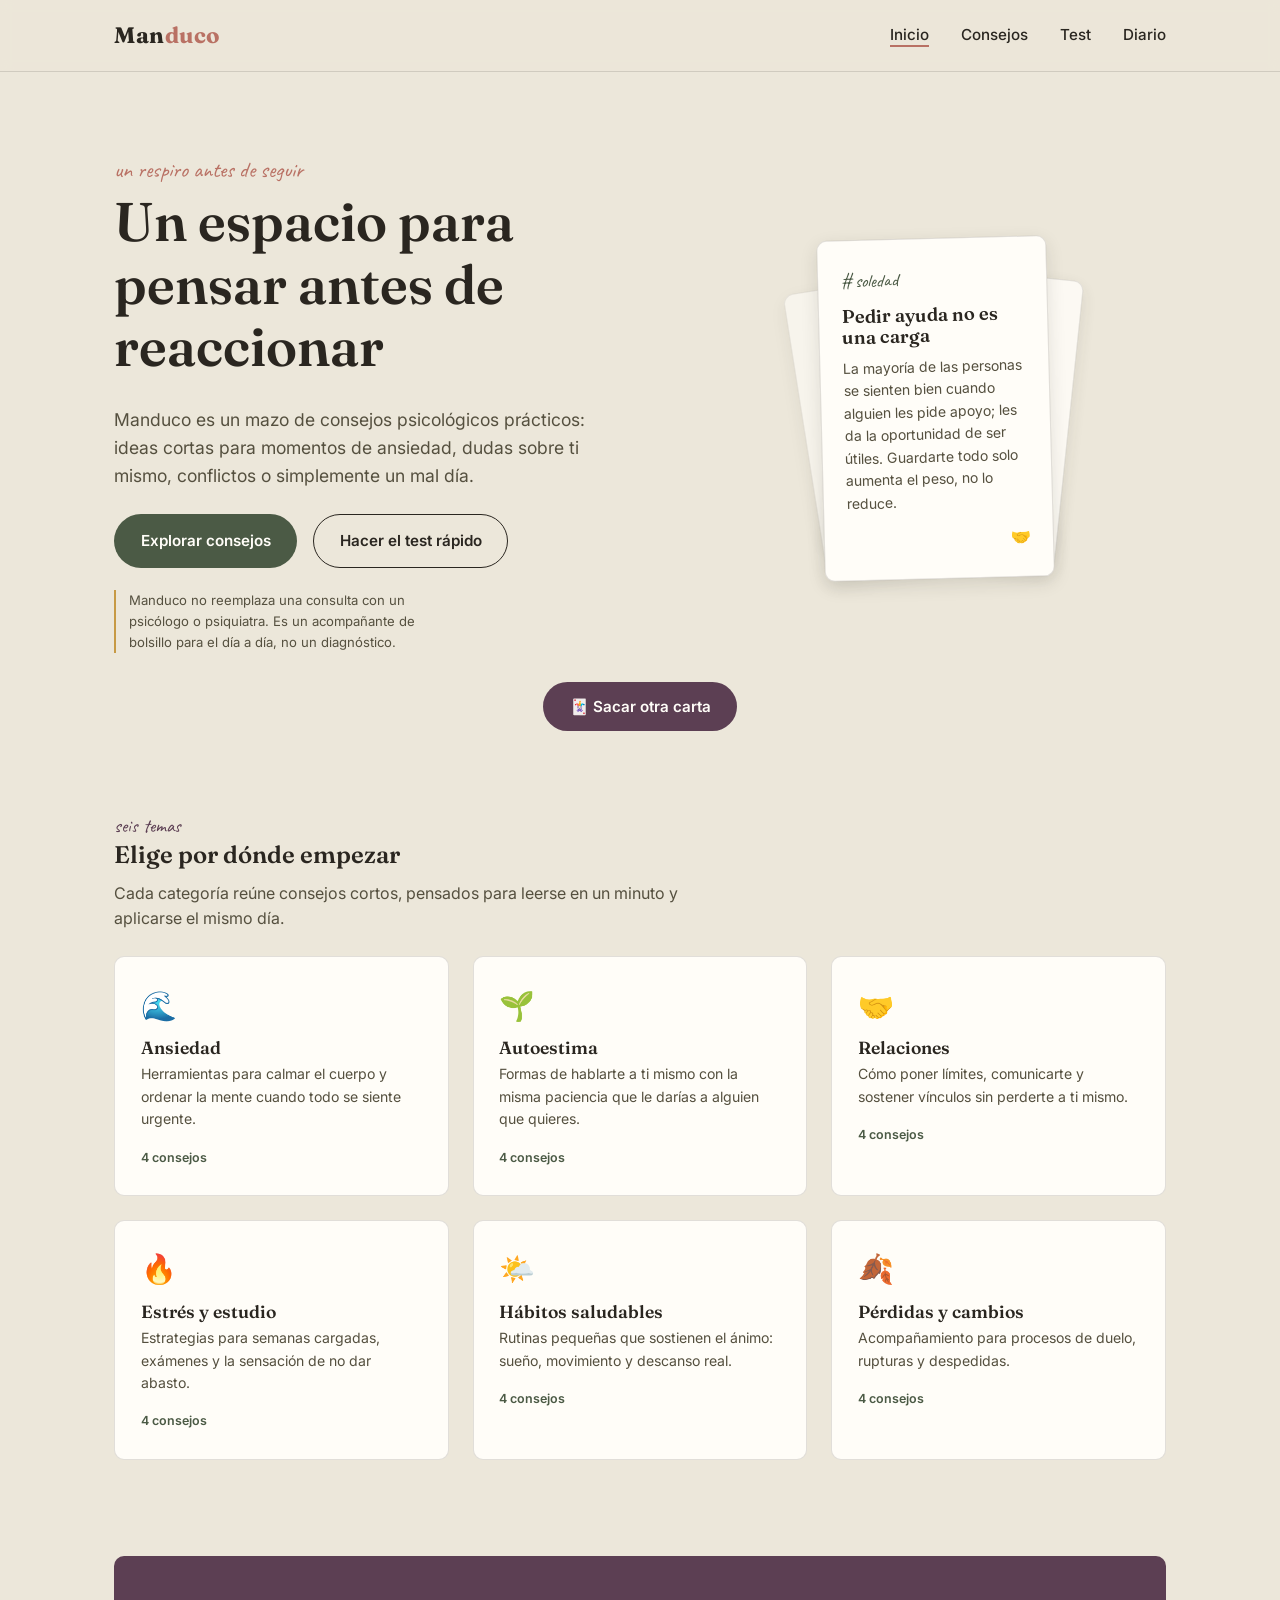
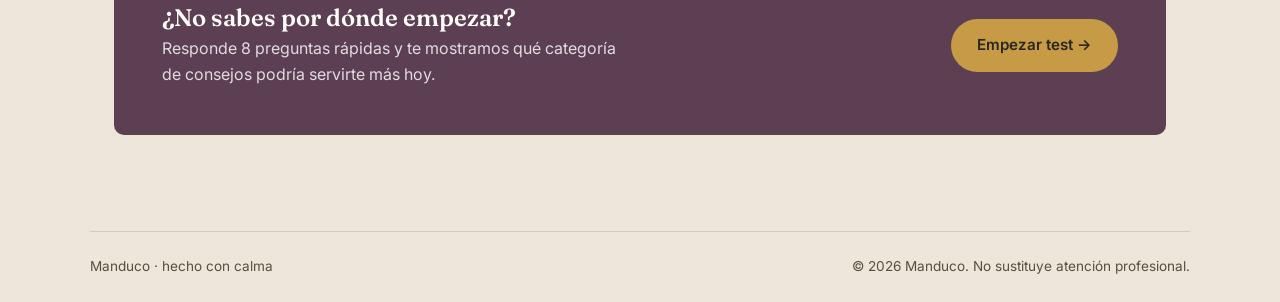
<file: manduco/index.html>
<!DOCTYPE html>
<html lang="es">
<head>
<meta charset="UTF-8">
<meta name="viewport" content="width=device-width, initial-scale=1.0">
<title>Manduco — Un espacio para pensar antes de reaccionar</title>
<meta name="description" content="Consejos psicológicos prácticos sobre ansiedad, autoestima, relaciones, estrés y hábitos saludables.">
<link rel="stylesheet" href="css/style.css">
</head>
<body>

<header class="site-header">
  <nav class="nav">
    <a href="index.html" class="nav-brand">Man<span>duco</span></a>
    <button class="nav-toggle" aria-label="Abrir menú" aria-expanded="false">☰</button>
    <ul class="nav-links">
      <li><a href="index.html">Inicio</a></li>
      <li><a href="pages/consejos.html">Consejos</a></li>
      <li><a href="pages/test.html">Test</a></li>
      <li><a href="pages/diario.html">Diario</a></li>
    </ul>
  </nav>
</header>

<main class="container">

  <section class="hero">
    <div>
      <span class="hero-eyebrow">un respiro antes de seguir</span>
      <h1>Un espacio para pensar antes de reaccionar</h1>
      <p class="lead">Manduco es un mazo de consejos psicológicos prácticos: ideas cortas para momentos de ansiedad, dudas sobre ti mismo, conflictos o simplemente un mal día.</p>
      <div class="hero-actions">
        <a href="pages/consejos.html" class="btn btn-primary">Explorar consejos</a>
        <a href="pages/test.html" class="btn btn-outline">Hacer el test rápido</a>
      </div>
      <p class="hero-disclaimer">Manduco no reemplaza una consulta con un psicólogo o psiquiatra. Es un acompañante de bolsillo para el día a día, no un diagnóstico.</p>
    </div>

    <div class="deck-wrap">
      <div class="deck-card behind-2"></div>
      <div class="deck-card behind-1"></div>
      <div class="deck-card front">
        <span class="card-tag"># respirar</span>
        <h3 class="card-title">Cargando carta...</h3>
        <p class="card-text"></p>
        <span class="card-corner">🌤️</span>
      </div>
    </div>
  </section>

  <div style="text-align:center; margin-top:-2rem; margin-bottom: 2rem;">
    <button id="draw-card-btn" class="btn btn-plum">🃏 Sacar otra carta</button>
  </div>

  <section id="categorias">
    <div class="section-head">
      <span class="kicker">seis temas</span>
      <h2>Elige por dónde empezar</h2>
      <p>Cada categoría reúne consejos cortos, pensados para leerse en un minuto y aplicarse el mismo día.</p>
    </div>
    <div class="grid-3" id="category-grid"></div>
  </section>

  <section>
    <div class="band-plum">
      <div>
        <h2>¿No sabes por dónde empezar?</h2>
        <p>Responde 8 preguntas rápidas y te mostramos qué categoría de consejos podría servirte más hoy.</p>
      </div>
      <a href="pages/test.html" class="btn btn-primary" style="background:var(--gold); color:var(--ink);">Empezar test →</a>
    </div>
  </section>

</main>

<footer class="site-footer container">
  <span>Manduco · hecho con calma</span>
  <span>© <span data-year></span> Manduco. No sustituye atención profesional.</span>
</footer>

<script src="js/data.js"></script>
<script src="js/main.js"></script>
<script src="js/deck.js"></script>
<script>
  // Pinta las seis categorías en la portada
  document.addEventListener("DOMContentLoaded", () => {
    const grid = document.getElementById("category-grid");
    CATEGORIES.forEach(cat => {
      const count = TIPS.filter(t => t.category === cat.id).length;
      const el = document.createElement("a");
      el.href = `pages/consejos.html?cat=${cat.id}`;
      el.className = "category-tile";
      el.innerHTML = `
        <span class="icon">${cat.icon}</span>
        <h3>${cat.label}</h3>
        <p>${cat.desc}</p>
        <span class="tag-count">${count} consejos</span>
      `;
      grid.appendChild(el);
    });
  });
</script>

</body>
</html>
</file>
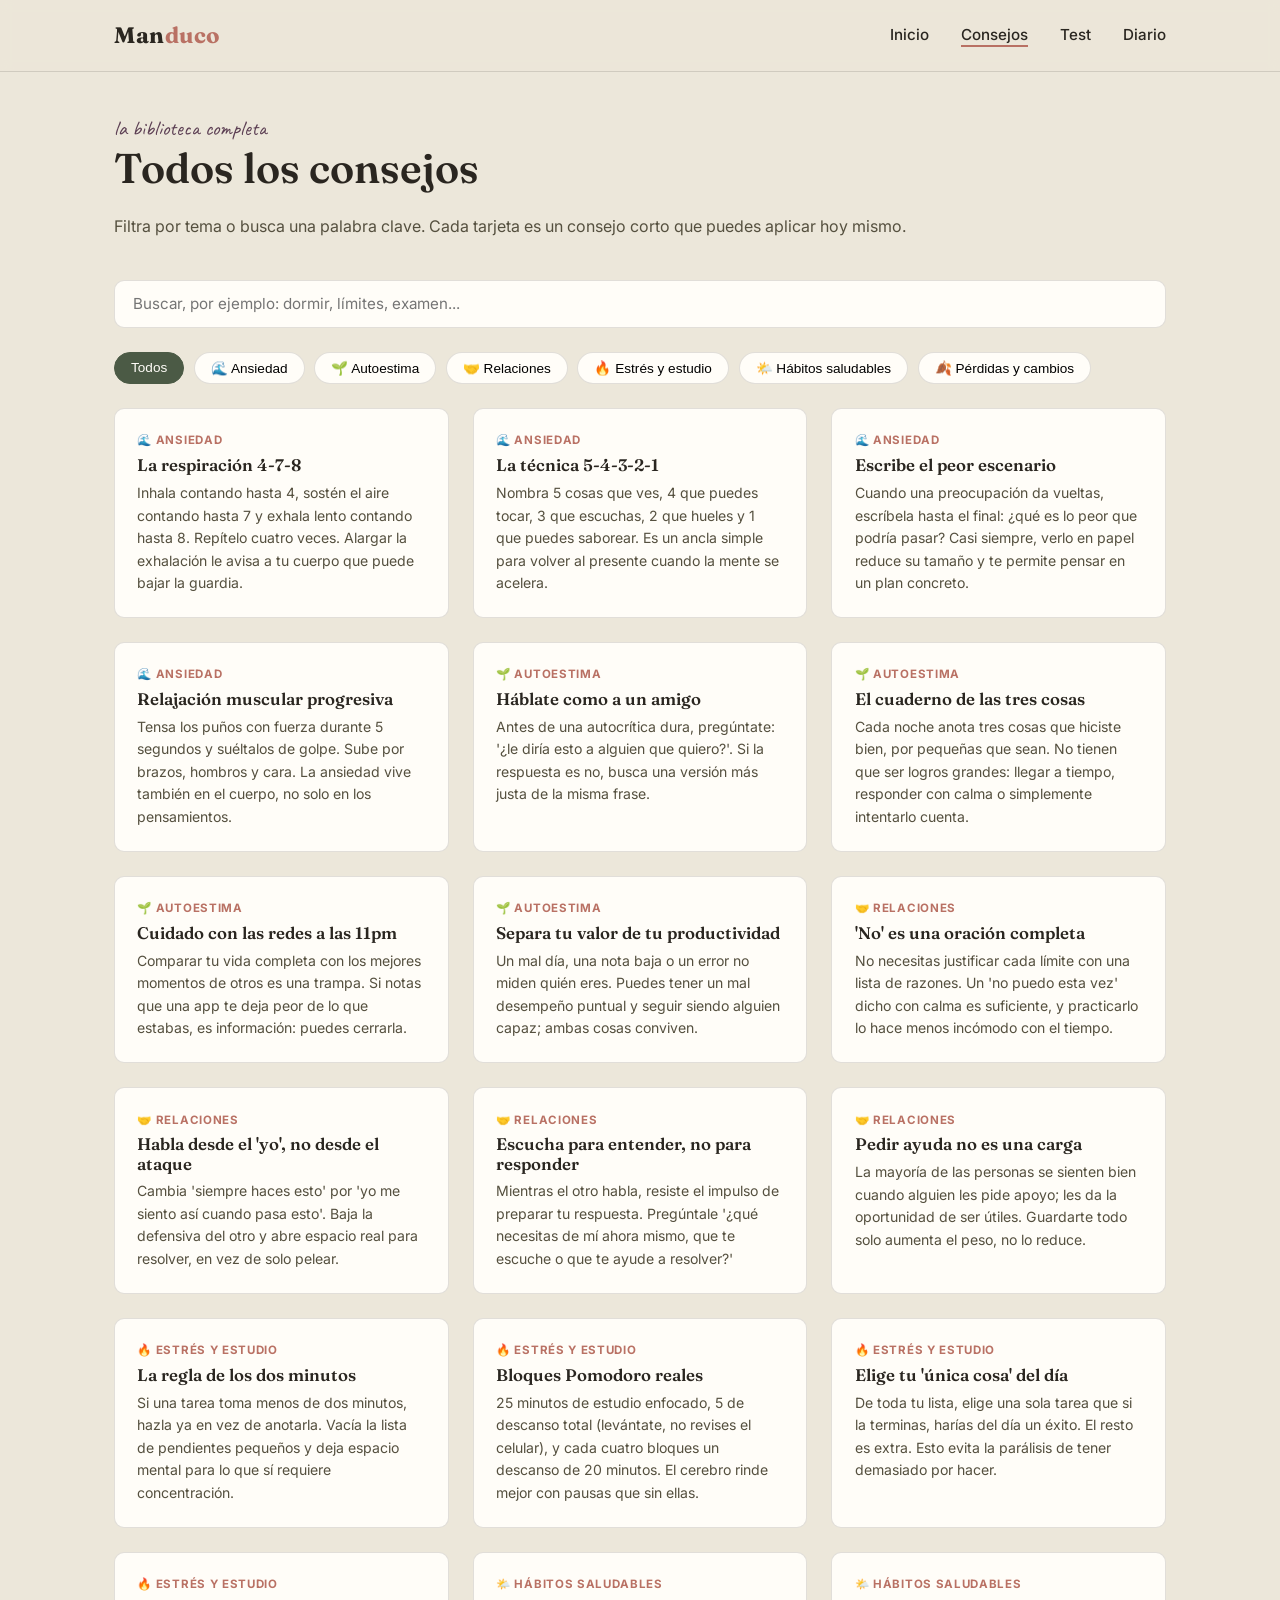
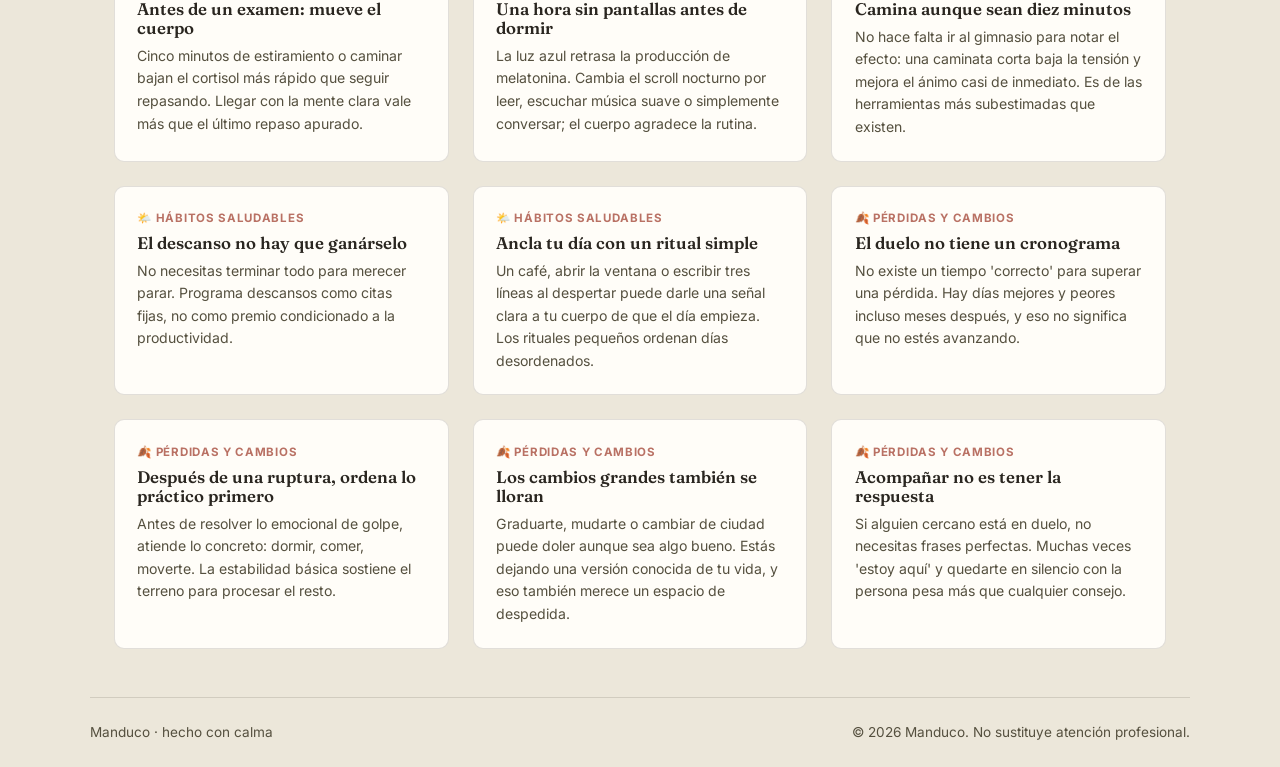
<file: manduco/pages/consejos.html>
<!DOCTYPE html>
<html lang="es">
<head>
<meta charset="UTF-8">
<meta name="viewport" content="width=device-width, initial-scale=1.0">
<title>Consejos — Manduco</title>
<link rel="stylesheet" href="../css/style.css">
</head>
<body>

<header class="site-header">
  <nav class="nav">
    <a href="../index.html" class="nav-brand">Man<span>duco</span></a>
    <button class="nav-toggle" aria-label="Abrir menú" aria-expanded="false">☰</button>
    <ul class="nav-links">
      <li><a href="../index.html">Inicio</a></li>
      <li><a href="consejos.html">Consejos</a></li>
      <li><a href="test.html">Test</a></li>
      <li><a href="diario.html">Diario</a></li>
    </ul>
  </nav>
</header>

<main class="container">

  <div class="page-hero">
    <span class="kicker">la biblioteca completa</span>
    <h1>Todos los consejos</h1>
    <p>Filtra por tema o busca una palabra clave. Cada tarjeta es un consejo corto que puedes aplicar hoy mismo.</p>
  </div>

  <input type="text" id="search-input" class="search-input" placeholder="Buscar, por ejemplo: dormir, límites, examen...">

  <div class="filters-bar" id="filters-bar">
    <button class="chip active" data-cat="todos">Todos</button>
  </div>

  <div class="tips-grid" id="tips-grid"></div>
  <div class="empty-state" id="empty-state" style="display:none;">
    No encontramos consejos con esa búsqueda. Prueba con otra palabra o quita el filtro.
  </div>

</main>

<footer class="site-footer container">
  <span>Manduco · hecho con calma</span>
  <span>© <span data-year></span> Manduco. No sustituye atención profesional.</span>
</footer>

<script src="../js/data.js"></script>
<script src="../js/main.js"></script>
<script src="../js/consejos.js"></script>

</body>
</html>
</file>
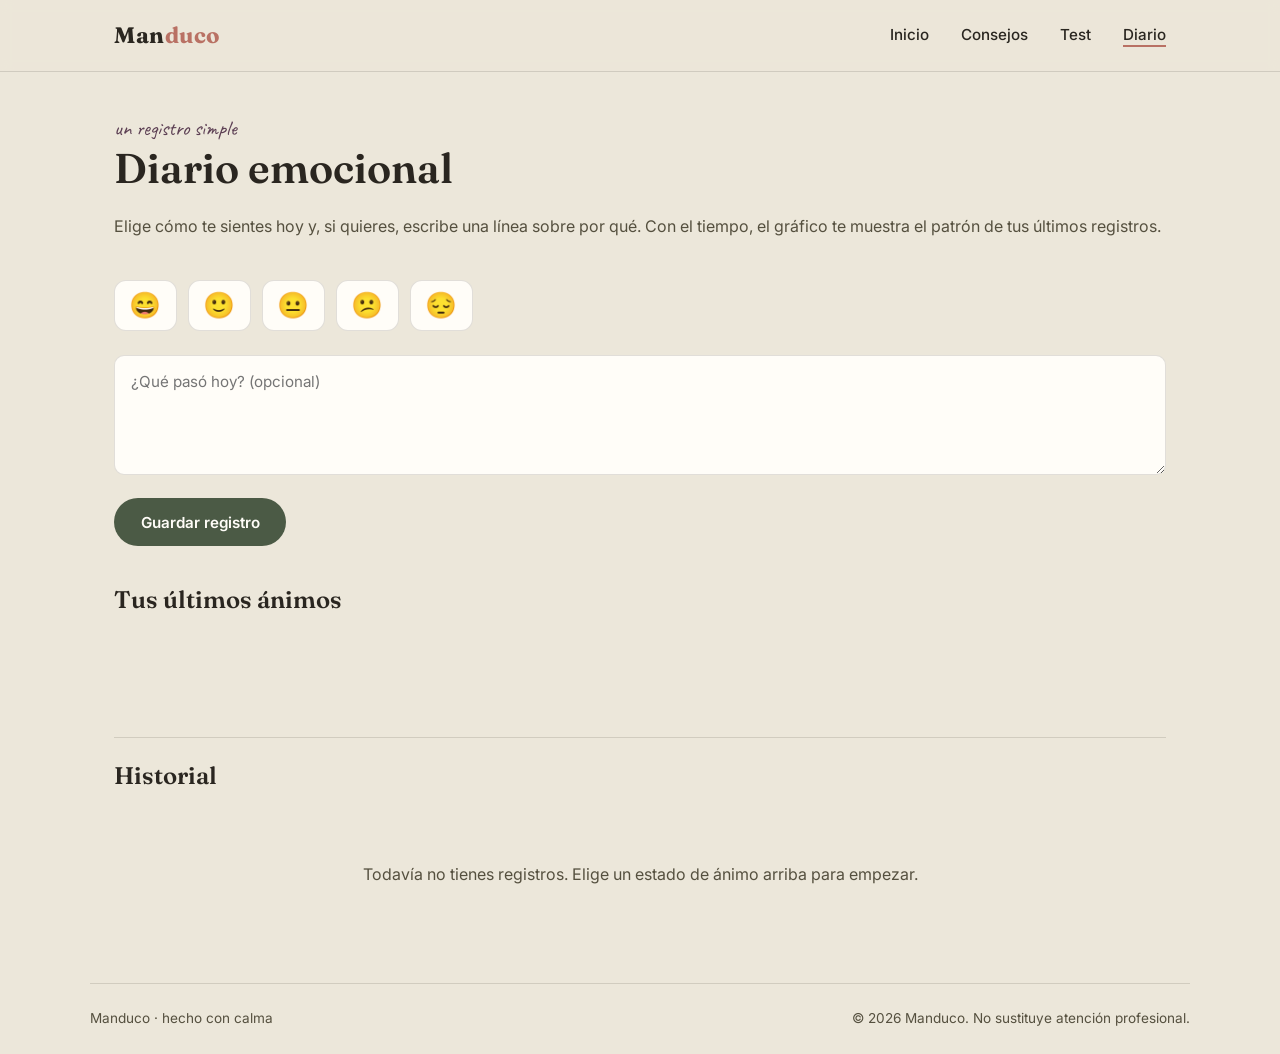
<file: manduco/pages/diario.html>
<!DOCTYPE html>
<html lang="es">
<head>
<meta charset="UTF-8">
<meta name="viewport" content="width=device-width, initial-scale=1.0">
<title>Diario emocional — Manduco</title>
<link rel="stylesheet" href="../css/style.css">
</head>
<body>

<header class="site-header">
  <nav class="nav">
    <a href="../index.html" class="nav-brand">Man<span>duco</span></a>
    <button class="nav-toggle" aria-label="Abrir menú" aria-expanded="false">☰</button>
    <ul class="nav-links">
      <li><a href="../index.html">Inicio</a></li>
      <li><a href="consejos.html">Consejos</a></li>
      <li><a href="test.html">Test</a></li>
      <li><a href="diario.html">Diario</a></li>
    </ul>
  </nav>
</header>

<main class="container">

  <div class="page-hero">
    <span class="kicker">un registro simple</span>
    <h1>Diario emocional</h1>
    <p>Elige cómo te sientes hoy y, si quieres, escribe una línea sobre por qué. Con el tiempo, el gráfico te muestra el patrón de tus últimos registros.</p>
  </div>

  <div class="mood-picker" id="mood-picker">
    <button class="mood-btn" data-mood="😄" title="Muy bien">😄</button>
    <button class="mood-btn" data-mood="🙂" title="Bien">🙂</button>
    <button class="mood-btn" data-mood="😐" title="Neutral">😐</button>
    <button class="mood-btn" data-mood="😕" title="Bajo">😕</button>
    <button class="mood-btn" data-mood="😔" title="Muy bajo">😔</button>
  </div>

  <textarea id="diario-text" class="diario-textarea" placeholder="¿Qué pasó hoy? (opcional)"></textarea>
  <button id="save-entry-btn" class="btn btn-primary">Guardar registro</button>
  <span id="save-hint" style="font-size:0.85rem; color:var(--ink-soft); margin-left:0.8rem;"></span>

  <h2 style="margin-top:2.5rem;">Tus últimos ánimos</h2>
  <div class="mood-chart" id="mood-chart"></div>

  <h2>Historial</h2>
  <div class="entry-list" id="entry-list"></div>
  <div class="empty-state" id="diario-empty">Todavía no tienes registros. Elige un estado de ánimo arriba para empezar.</div>

</main>

<footer class="site-footer container">
  <span>Manduco · hecho con calma</span>
  <span>© <span data-year></span> Manduco. No sustituye atención profesional.</span>
</footer>

<script src="../js/data.js"></script>
<script src="../js/main.js"></script>
<script src="../js/diario.js"></script>

</body>
</html>
</file>
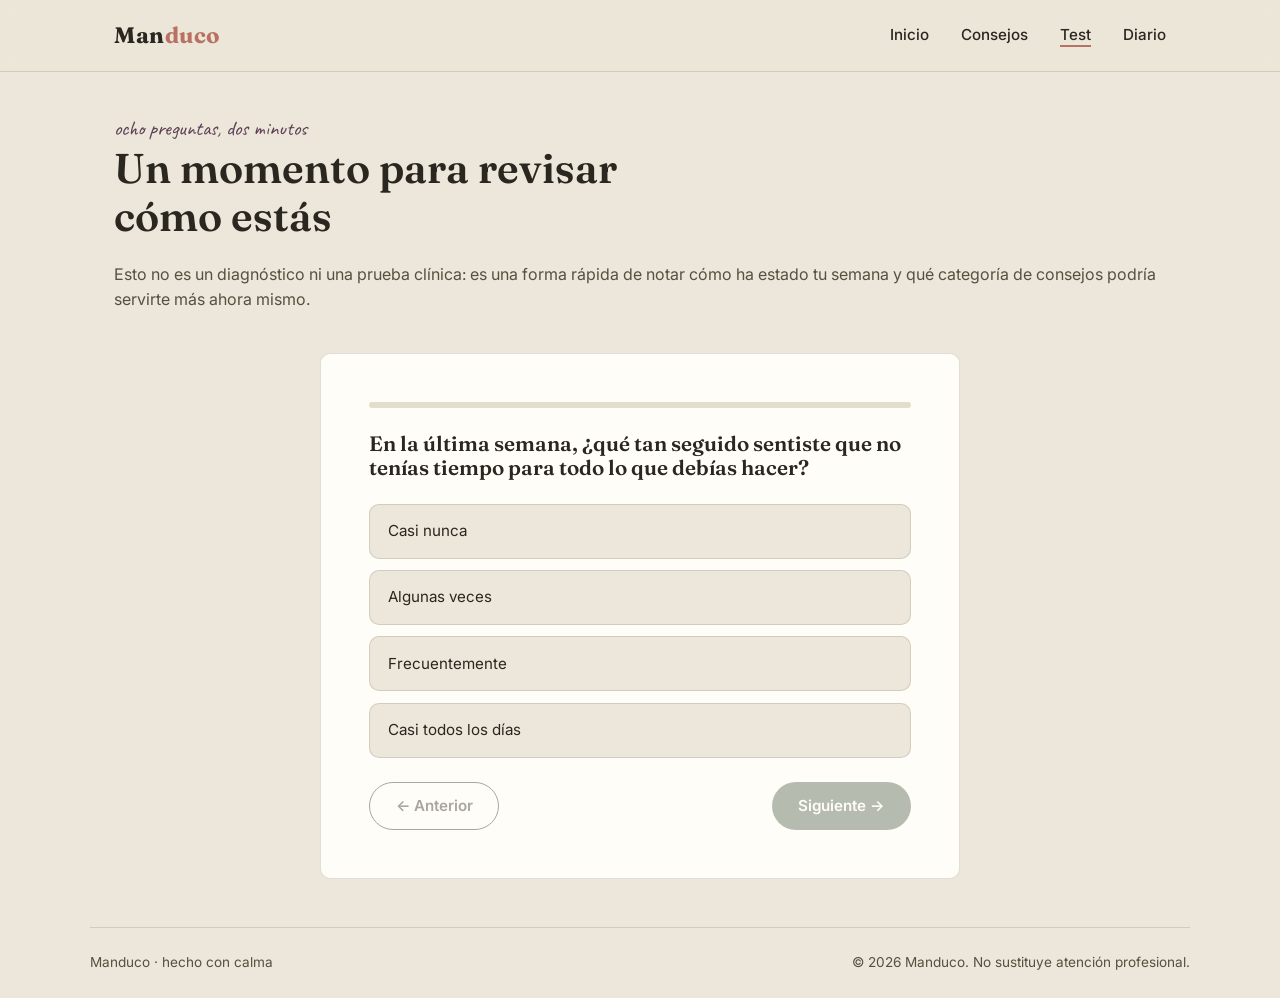
<file: manduco/pages/test.html>
<!DOCTYPE html>
<html lang="es">
<head>
<meta charset="UTF-8">
<meta name="viewport" content="width=device-width, initial-scale=1.0">
<title>Test de autorreflexión — Manduco</title>
<link rel="stylesheet" href="../css/style.css">
</head>
<body>

<header class="site-header">
  <nav class="nav">
    <a href="../index.html" class="nav-brand">Man<span>duco</span></a>
    <button class="nav-toggle" aria-label="Abrir menú" aria-expanded="false">☰</button>
    <ul class="nav-links">
      <li><a href="../index.html">Inicio</a></li>
      <li><a href="consejos.html">Consejos</a></li>
      <li><a href="test.html">Test</a></li>
      <li><a href="diario.html">Diario</a></li>
    </ul>
  </nav>
</header>

<main class="container">

  <div class="page-hero">
    <span class="kicker">ocho preguntas, dos minutos</span>
    <h1>Un momento para revisar cómo estás</h1>
    <p>Esto no es un diagnóstico ni una prueba clínica: es una forma rápida de notar cómo ha estado tu semana y qué categoría de consejos podría servirte más ahora mismo.</p>
  </div>

  <div class="test-shell">
    <div class="test-progress">
      <div class="test-progress-fill" id="progress-fill"></div>
    </div>

    <div id="test-body"></div>
  </div>

</main>

<footer class="site-footer container">
  <span>Manduco · hecho con calma</span>
  <span>© <span data-year></span> Manduco. No sustituye atención profesional.</span>
</footer>

<script src="../js/data.js"></script>
<script src="../js/main.js"></script>
<script src="../js/test.js"></script>

</body>
</html>
</file>
<file: manduco/css/style.css>
/* ==========================================================================
   MANDUCO — Sistema de diseño
   Concepto: mesa de trabajo / cuaderno de notas. Consejos como "cartas"
   de un mazo que se sacan una a una, con tono cálido y cercano.
   ========================================================================== */

@import url('https://fonts.googleapis.com/css2?family=Fraunces:opsz,wght@9..144,400;9..144,500;9..144,600;9..144,700&family=Inter:wght@400;500;600&family=Caveat:wght@500;600&display=swap');

:root {
  /* Paleta */
  --paper: #ece7da;
  --paper-dim: #e2ddcd;
  --ink: #2a2620;
  --ink-soft: #55503f;
  --moss: #4b5a45;
  --moss-dark: #384332;
  --plum: #5c3f53;
  --gold: #c79a45;
  --rose: #b97164;
  --white: #fffdf8;
  --line: rgba(42, 38, 32, 0.14);

  /* Tipografía */
  --font-display: 'Fraunces', serif;
  --font-body: 'Inter', sans-serif;
  --font-hand: 'Caveat', cursive;

  /* Espaciado */
  --gap-sm: 0.75rem;
  --gap-md: 1.5rem;
  --gap-lg: 3rem;
  --gap-xl: 5rem;

  --radius: 10px;
  --shadow-card: 0 6px 18px rgba(42, 38, 32, 0.12);
}

* { box-sizing: border-box; }

html { scroll-behavior: smooth; }

body {
  margin: 0;
  background: var(--paper);
  color: var(--ink);
  font-family: var(--font-body);
  line-height: 1.6;
  -webkit-font-smoothing: antialiased;
}

img { max-width: 100%; display: block; }

a { color: inherit; text-decoration: none; }

h1, h2, h3, h4 {
  font-family: var(--font-display);
  font-weight: 600;
  line-height: 1.15;
  margin: 0 0 0.5em;
  color: var(--ink);
}

p { margin: 0 0 1em; color: var(--ink-soft); }

.container {
  max-width: 1100px;
  margin: 0 auto;
  padding: 0 1.5rem;
}

/* Foco visible para accesibilidad */
a:focus-visible,
button:focus-visible,
input:focus-visible,
textarea:focus-visible,
select:focus-visible {
  outline: 2px solid var(--plum);
  outline-offset: 3px;
}

@media (prefers-reduced-motion: reduce) {
  *, *::before, *::after {
    animation-duration: 0.001ms !important;
    animation-iteration-count: 1 !important;
    transition-duration: 0.001ms !important;
    scroll-behavior: auto !important;
  }
}

/* ==========================================================================
   Navegación
   ========================================================================== */

.site-header {
  position: sticky;
  top: 0;
  z-index: 100;
  background: rgba(236, 231, 218, 0.92);
  backdrop-filter: blur(6px);
  border-bottom: 1px solid var(--line);
}

.nav {
  display: flex;
  align-items: center;
  justify-content: space-between;
  padding: 1.1rem 1.5rem;
  max-width: 1100px;
  margin: 0 auto;
}

.nav-brand {
  font-family: var(--font-display);
  font-size: 1.4rem;
  font-weight: 700;
  letter-spacing: 0.5px;
}

.nav-brand span {
  color: var(--rose);
}

.nav-links {
  display: flex;
  gap: 2rem;
  list-style: none;
  margin: 0;
  padding: 0;
  font-size: 0.95rem;
  font-weight: 500;
}

.nav-links a {
  position: relative;
  padding-bottom: 3px;
}

.nav-links a::after {
  content: '';
  position: absolute;
  left: 0;
  bottom: 0;
  width: 0;
  height: 2px;
  background: var(--rose);
  transition: width 0.25s ease;
}

.nav-links a:hover::after,
.nav-links a.active::after {
  width: 100%;
}

.nav-toggle {
  display: none;
  background: none;
  border: none;
  font-size: 1.6rem;
  cursor: pointer;
  color: var(--ink);
}

@media (max-width: 720px) {
  .nav-toggle { display: block; }
  .nav-links {
    position: absolute;
    top: 100%;
    left: 0;
    right: 0;
    background: var(--paper);
    flex-direction: column;
    gap: 0;
    border-bottom: 1px solid var(--line);
    max-height: 0;
    overflow: hidden;
    transition: max-height 0.3s ease;
  }
  .nav-links.open { max-height: 320px; }
  .nav-links li { padding: 0.9rem 1.5rem; border-top: 1px solid var(--line); }
}

/* ==========================================================================
   Botones
   ========================================================================== */

.btn {
  display: inline-flex;
  align-items: center;
  gap: 0.5rem;
  font-family: var(--font-body);
  font-weight: 600;
  font-size: 0.95rem;
  padding: 0.85rem 1.6rem;
  border-radius: 999px;
  border: 1.5px solid transparent;
  cursor: pointer;
  transition: transform 0.15s ease, box-shadow 0.15s ease, background 0.2s ease;
}

.btn:active { transform: translateY(1px); }

.btn-primary {
  background: var(--moss);
  color: var(--white);
}
.btn-primary:hover { background: var(--moss-dark); box-shadow: var(--shadow-card); }

.btn-outline {
  background: transparent;
  border-color: var(--ink);
  color: var(--ink);
}
.btn-outline:hover { background: var(--ink); color: var(--white); }

.btn-plum {
  background: var(--plum);
  color: var(--white);
}
.btn-plum:hover { filter: brightness(1.1); box-shadow: var(--shadow-card); }

/* ==========================================================================
   Hero
   ========================================================================== */

.hero {
  padding: var(--gap-xl) 0 var(--gap-lg);
  display: grid;
  grid-template-columns: 1.1fr 0.9fr;
  gap: var(--gap-lg);
  align-items: center;
}

@media (max-width: 860px) {
  .hero { grid-template-columns: 1fr; padding-top: 2.5rem; }
}

.hero-eyebrow {
  font-family: var(--font-hand);
  font-size: 1.4rem;
  color: var(--rose);
  margin-bottom: 0.2rem;
  display: inline-block;
}

.hero h1 {
  font-size: clamp(2.2rem, 4.5vw, 3.4rem);
  max-width: 12ch;
}

.hero p.lead {
  font-size: 1.1rem;
  max-width: 46ch;
  margin-bottom: var(--gap-md);
}

.hero-actions {
  display: flex;
  gap: 1rem;
  flex-wrap: wrap;
}

.hero-disclaimer {
  margin-top: 1.4rem;
  font-size: 0.82rem;
  color: var(--ink-soft);
  max-width: 42ch;
  border-left: 2px solid var(--gold);
  padding-left: 0.8rem;
}

/* ==========================================================================
   Mazo de cartas (elemento firma)
   ========================================================================== */

.deck-wrap {
  position: relative;
  height: 340px;
  display: flex;
  align-items: center;
  justify-content: center;
}

.deck-card {
  position: absolute;
  width: 230px;
  min-height: 290px;
  background: var(--white);
  border-radius: var(--radius);
  box-shadow: var(--shadow-card);
  padding: 1.6rem 1.4rem;
  display: flex;
  flex-direction: column;
  transform-origin: bottom center;
  transition: transform 0.5s cubic-bezier(0.34, 1.56, 0.64, 1), opacity 0.4s ease;
  border: 1px solid var(--line);
}

.deck-card.behind-2 { transform: rotate(-9deg) translateY(10px); z-index: 1; opacity: 0.6; }
.deck-card.behind-1 { transform: rotate(6deg) translateY(4px); z-index: 2; opacity: 0.85; }
.deck-card.front { transform: rotate(-1.5deg); z-index: 3; }

.deck-card.drawing {
  transform: translateY(-380px) rotate(8deg);
  opacity: 0;
}

.card-tag {
  font-family: var(--font-hand);
  font-size: 1.15rem;
  color: var(--moss);
  margin-bottom: 0.6rem;
}

.card-title {
  font-family: var(--font-display);
  font-size: 1.15rem;
  font-weight: 600;
  margin-bottom: 0.6rem;
}

.card-text {
  font-size: 0.88rem;
  color: var(--ink-soft);
  flex: 1;
}

.card-corner {
  align-self: flex-end;
  font-family: var(--font-hand);
  font-size: 1rem;
  color: var(--gold);
}

/* ==========================================================================
   Secciones generales
   ========================================================================== */

section { padding: var(--gap-lg) 0; }

.section-head {
  max-width: 60ch;
  margin-bottom: var(--gap-md);
}

.section-head .kicker {
  font-family: var(--font-hand);
  font-size: 1.2rem;
  color: var(--plum);
}

.grid-3 {
  display: grid;
  grid-template-columns: repeat(3, 1fr);
  gap: var(--gap-md);
}

@media (max-width: 860px) {
  .grid-3 { grid-template-columns: repeat(2, 1fr); }
}
@media (max-width: 600px) {
  .grid-3 { grid-template-columns: 1fr; }
}

.category-tile {
  background: var(--white);
  border: 1px solid var(--line);
  border-radius: var(--radius);
  padding: 1.6rem;
  transition: transform 0.2s ease, box-shadow 0.2s ease;
}
.category-tile:hover { transform: translateY(-4px); box-shadow: var(--shadow-card); }

.category-tile .icon { font-size: 1.8rem; margin-bottom: 0.6rem; display: block; }

.category-tile h3 { font-size: 1.1rem; margin-bottom: 0.3rem; }
.category-tile p { font-size: 0.88rem; margin-bottom: 0.8rem; }
.category-tile .tag-count { font-size: 0.78rem; color: var(--moss); font-weight: 600; }

.band-plum {
  background: var(--plum);
  color: var(--white);
  border-radius: var(--radius);
  padding: var(--gap-lg);
  display: flex;
  align-items: center;
  justify-content: space-between;
  gap: var(--gap-md);
  flex-wrap: wrap;
}
.band-plum h2 { color: var(--white); margin-bottom: 0.3rem; }
.band-plum p { color: rgba(255,255,255,0.82); margin-bottom: 0; max-width: 46ch; }

/* ==========================================================================
   Footer
   ========================================================================== */

.site-footer {
  border-top: 1px solid var(--line);
  padding: var(--gap-md) 0;
  margin-top: var(--gap-lg);
  font-size: 0.85rem;
  color: var(--ink-soft);
  display: flex;
  justify-content: space-between;
  flex-wrap: wrap;
  gap: 0.5rem;
}

/* ==========================================================================
   Página: Consejos (biblioteca)
   ========================================================================== */

.filters-bar {
  display: flex;
  gap: 0.6rem;
  flex-wrap: wrap;
  margin-bottom: var(--gap-md);
}

.chip {
  border: 1.5px solid var(--line);
  background: var(--white);
  padding: 0.45rem 1rem;
  border-radius: 999px;
  font-size: 0.85rem;
  font-weight: 500;
  cursor: pointer;
  transition: all 0.15s ease;
}
.chip:hover { border-color: var(--moss); }
.chip.active { background: var(--moss); border-color: var(--moss); color: var(--white); }

.search-input {
  width: 100%;
  padding: 0.85rem 1.1rem;
  border-radius: var(--radius);
  border: 1.5px solid var(--line);
  font-family: var(--font-body);
  font-size: 0.95rem;
  margin-bottom: var(--gap-md);
  background: var(--white);
}

.tips-grid {
  display: grid;
  grid-template-columns: repeat(3, 1fr);
  gap: var(--gap-md);
}
@media (max-width: 860px) { .tips-grid { grid-template-columns: repeat(2, 1fr); } }
@media (max-width: 600px) { .tips-grid { grid-template-columns: 1fr; } }

.tip-card {
  background: var(--white);
  border: 1px solid var(--line);
  border-radius: var(--radius);
  padding: 1.4rem;
}
.tip-card .tip-cat {
  font-size: 0.72rem;
  text-transform: uppercase;
  letter-spacing: 0.06em;
  color: var(--rose);
  font-weight: 700;
  margin-bottom: 0.4rem;
}
.tip-card h3 { font-size: 1.05rem; margin-bottom: 0.4rem; }
.tip-card p { font-size: 0.88rem; margin-bottom: 0; }

.empty-state {
  text-align: center;
  padding: var(--gap-lg) 0;
  color: var(--ink-soft);
}

/* ==========================================================================
   Página: Test de autorreflexión
   ========================================================================== */

.test-shell {
  max-width: 640px;
  margin: 0 auto;
  background: var(--white);
  border: 1px solid var(--line);
  border-radius: var(--radius);
  padding: var(--gap-lg);
}

.test-progress {
  height: 6px;
  background: var(--paper-dim);
  border-radius: 999px;
  overflow: hidden;
  margin-bottom: var(--gap-md);
}
.test-progress-fill {
  height: 100%;
  background: var(--moss);
  width: 0%;
  transition: width 0.35s ease;
}

.test-question h2 {
  font-size: 1.3rem;
  margin-bottom: var(--gap-md);
}

.test-options {
  display: flex;
  flex-direction: column;
  gap: 0.7rem;
}

.test-option {
  border: 1.5px solid var(--line);
  border-radius: var(--radius);
  padding: 0.9rem 1.1rem;
  cursor: pointer;
  font-size: 0.95rem;
  transition: border-color 0.15s ease, background 0.15s ease;
  background: var(--paper);
}
.test-option:hover { border-color: var(--moss); }
.test-option.selected { border-color: var(--moss); background: rgba(75,90,69,0.1); font-weight: 600; }

.test-nav {
  display: flex;
  justify-content: space-between;
  margin-top: var(--gap-md);
}

.test-result h2 { font-size: 1.6rem; }
.result-badge {
  display: inline-block;
  font-family: var(--font-hand);
  font-size: 1.3rem;
  color: var(--plum);
  margin-bottom: 0.5rem;
}
.result-meter {
  height: 10px;
  border-radius: 999px;
  background: var(--paper-dim);
  overflow: hidden;
  margin: 1rem 0 1.5rem;
}
.result-meter-fill {
  height: 100%;
  border-radius: 999px;
  background: linear-gradient(90deg, var(--moss), var(--gold), var(--rose));
}

.result-note {
  background: var(--paper);
  border-left: 3px solid var(--gold);
  padding: 1rem 1.2rem;
  font-size: 0.9rem;
  border-radius: 0 8px 8px 0;
}

/* ==========================================================================
   Página: Diario
   ========================================================================== */

.mood-picker {
  display: flex;
  gap: 0.7rem;
  flex-wrap: wrap;
  margin-bottom: var(--gap-md);
}

.mood-btn {
  font-size: 1.6rem;
  background: var(--white);
  border: 1.5px solid var(--line);
  border-radius: 12px;
  padding: 0.6rem 0.9rem;
  cursor: pointer;
  transition: transform 0.15s ease, border-color 0.15s ease;
}
.mood-btn:hover { transform: translateY(-2px); }
.mood-btn.selected { border-color: var(--moss); background: rgba(75,90,69,0.12); }

.diario-textarea {
  width: 100%;
  min-height: 120px;
  padding: 1rem;
  border-radius: var(--radius);
  border: 1.5px solid var(--line);
  font-family: var(--font-body);
  font-size: 0.95rem;
  resize: vertical;
  margin-bottom: 1rem;
  background: var(--white);
}

.entry-list {
  display: flex;
  flex-direction: column;
  gap: 0.9rem;
  margin-top: var(--gap-md);
}

.entry-card {
  background: var(--white);
  border: 1px solid var(--line);
  border-radius: var(--radius);
  padding: 1.1rem 1.3rem;
  display: flex;
  gap: 1rem;
  align-items: flex-start;
}
.entry-mood { font-size: 1.5rem; }
.entry-meta { font-size: 0.78rem; color: var(--ink-soft); margin-bottom: 0.2rem; }
.entry-body { font-size: 0.92rem; margin: 0; }
.entry-delete {
  margin-left: auto;
  background: none;
  border: none;
  color: var(--ink-soft);
  cursor: pointer;
  font-size: 0.85rem;
}
.entry-delete:hover { color: var(--rose); }

.mood-chart {
  display: flex;
  align-items: flex-end;
  gap: 6px;
  height: 100px;
  margin: var(--gap-md) 0;
  border-bottom: 1px solid var(--line);
  padding-bottom: 4px;
}
.mood-bar {
  flex: 1;
  background: var(--moss);
  border-radius: 3px 3px 0 0;
  min-height: 4px;
}

.page-hero {
  padding: 2.5rem 0 1.5rem;
}
.page-hero .kicker {
  font-family: var(--font-hand);
  color: var(--plum);
  font-size: 1.3rem;
}
.page-hero h1 { font-size: clamp(1.8rem, 4vw, 2.6rem); max-width: 20ch; }
</file>
